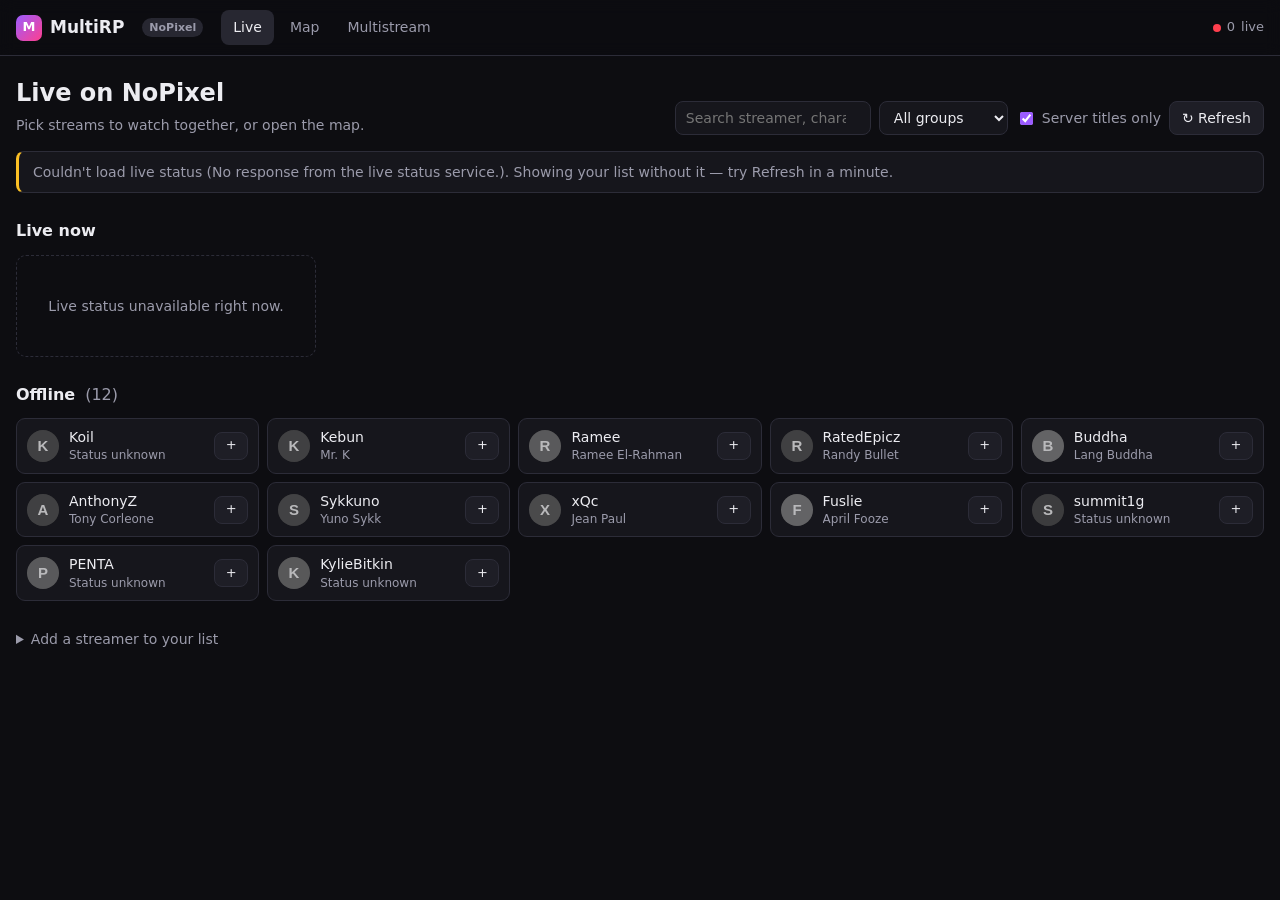
<file: index.html>
<!doctype html>
<html lang="en">
<head>
  <meta charset="utf-8">
  <meta name="viewport" content="width=device-width, initial-scale=1">
  <title>MultiRP – Live</title>
  <meta name="description" content="Who's live on the server right now, with a multi-stream viewer and a live GTA V map.">
  <link rel="icon" href="assets/favicon.svg" type="image/svg+xml">
  <link rel="stylesheet" href="assets/css/style.css">
  <script src="config.js"></script>
</head>
<body>
  <header class="site-header">
    <a class="brand" href="index.html"><span class="brand-mark">M</span><span data-site-name>MultiRP</span></a>
    <span class="server-badge" data-server-name>NoPixel</span>
    <nav class="nav">
      <a href="index.html">Live</a>
      <a href="map.html">Map</a>
      <a href="multistream.html">Multistream</a>
    </nav>
    <div class="header-spacer"></div>
    <div id="live-count" class="live-count hidden"><span class="dot"></span><span class="num"></span><span class="label">live</span></div>
  </header>

  <main class="page">
    <div class="page-head">
      <div>
        <h1>Live on <span data-server-name>NoPixel</span></h1>
        <p>Pick streams to watch together, or open the map.</p>
      </div>
      <div class="toolbar">
        <input id="search" class="input" type="search" placeholder="Search streamer, character, group…" aria-label="Search">
        <select id="group" class="select" aria-label="Group"><option value="">All groups</option></select>
        <label class="check" title="Only count a stream as live if its title matches the server filter in config.js"><input id="np-only" type="checkbox" checked> Server titles only</label>
        <button id="refresh" class="btn" title="Refresh">↻ Refresh</button>
        <button id="twitch-btn" class="btn hidden"></button>
      </div>
    </div>

    <div id="status" class="notice hidden"></div>

    <h2 class="section-title">Live now <span id="live-total" class="count"></span></h2>
    <div id="live-grid" class="grid"></div>

    <section id="discovered-wrap" class="hidden">
      <h2 class="section-title">Also live on the server <span id="discovered-total" class="count"></span></h2>
      <div id="discovered-grid" class="grid"></div>
    </section>

    <h2 class="section-title">Offline <span id="offline-total" class="count"></span></h2>
    <div id="offline-list" class="offline-list"></div>

    <details style="margin-top:28px">
      <summary class="muted" style="cursor:pointer">Add a streamer to your list</summary>
      <form id="add-form" class="toolbar" style="margin-top:10px">
        <input name="channel" class="input" placeholder="twitch name or kick.com/name" required>
        <input name="name" class="input" placeholder="Display name (optional)">
        <input name="character" class="input" placeholder="Character (optional)">
        <input name="group" class="input" placeholder="Group (optional)">
        <button class="btn primary">Add</button>
      </form>
      <p class="muted" style="font-size:13px">Saved in this browser only. To share it with everyone, add it to <code>data/streamers.json</code> in the repo.</p>
    </details>
  </main>

  <div id="selection-bar" class="selection-bar hidden">
    <span><b id="sel-count">0</b> selected</span>
    <button id="sel-clear" class="btn small ghost">Clear</button>
    <a id="sel-watch" class="btn primary" href="multistream.html">Watch together ▶</a>
  </div>

  <script type="module" src="assets/js/live.js"></script>
</body>
</html>
</file>
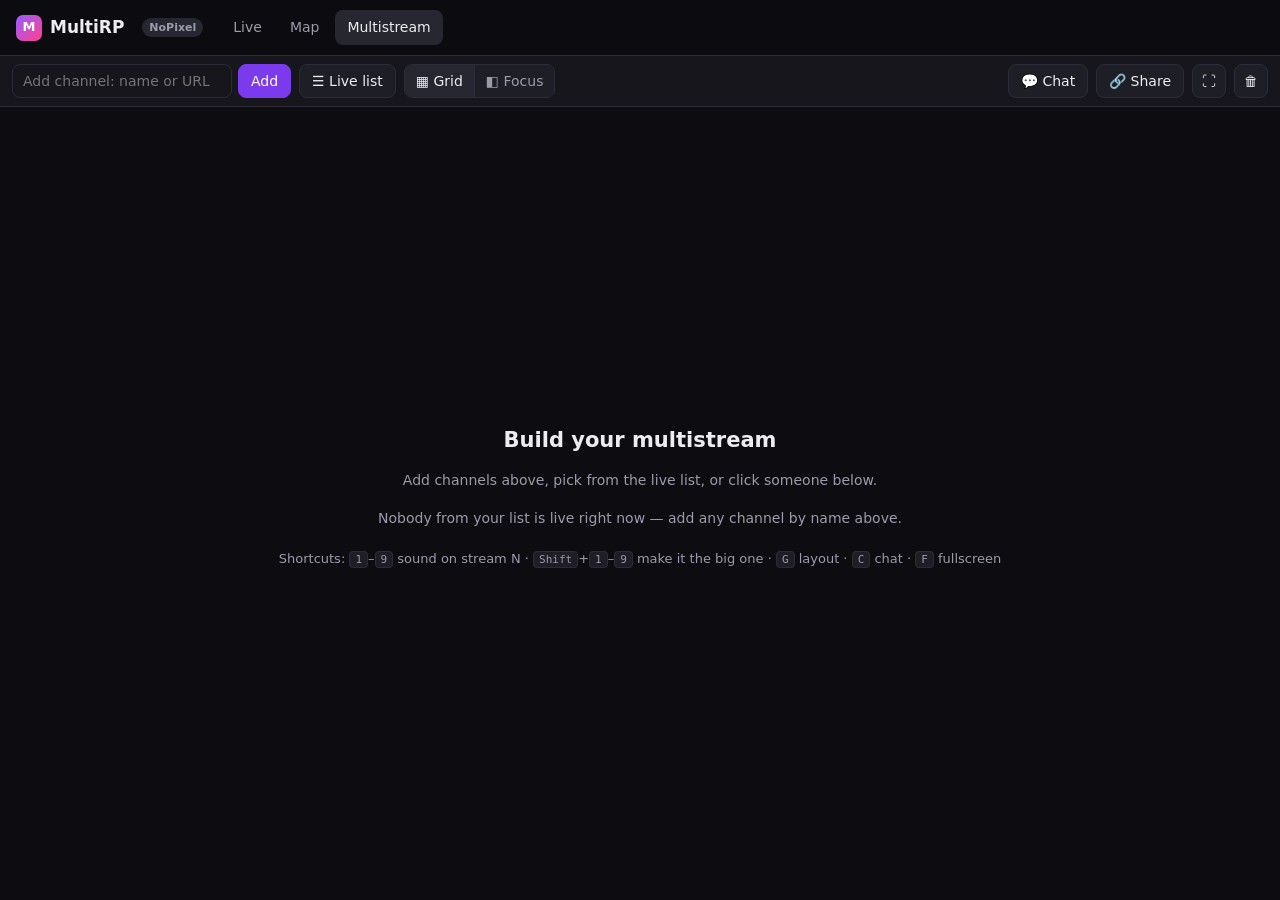
<file: multistream.html>
<!doctype html>
<html lang="en">
<head>
  <meta charset="utf-8">
  <meta name="viewport" content="width=device-width, initial-scale=1">
  <title>MultiRP – Multistream</title>
  <meta name="description" content="Watch several roleplay streams side by side with chat.">
  <link rel="icon" href="assets/favicon.svg" type="image/svg+xml">
  <link rel="stylesheet" href="assets/css/style.css">
  <script src="config.js"></script>
</head>
<body class="app">
  <header class="site-header">
    <a class="brand" href="index.html"><span class="brand-mark">M</span><span data-site-name>MultiRP</span></a>
    <span class="server-badge" data-server-name>NoPixel</span>
    <nav class="nav">
      <a href="index.html">Live</a>
      <a href="map.html">Map</a>
      <a href="multistream.html">Multistream</a>
    </nav>
    <div class="header-spacer"></div>
    <div id="live-count" class="live-count hidden"><span class="dot"></span><span class="num"></span><span class="label">live</span></div>
  </header>

  <div class="ms-bar">
    <form id="add-form">
      <input id="add-input" class="input" placeholder="Add channel: name or URL" aria-label="Add channel" autocomplete="off">
      <button class="btn primary">Add</button>
    </form>
    <button id="browse-btn" class="btn">☰ Live list</button>
    <div class="seg" id="layout-seg" role="group" aria-label="Layout">
      <button data-layout="grid" title="Grid (G)">▦ Grid</button>
      <button data-layout="focus" title="One big + the rest small (G)">◧ Focus</button>
    </div>
    <div class="header-spacer"></div>
    <button id="chat-btn" class="btn" title="Chat (C)">💬 Chat</button>
    <button id="share-btn" class="btn" title="Copy a link to this exact setup">🔗 Share</button>
    <button id="fs-btn" class="btn icon" title="Fullscreen (F)">⛶</button>
    <button id="clear-btn" class="btn icon" title="Remove all streams">🗑</button>
  </div>

  <div class="app-main ms-body">
    <div id="stage" class="stage">
      <div id="stage-empty" class="stage-empty hidden">
        <div class="inner">
          <h2>Build your multistream</h2>
          <p class="muted">Add channels above, pick from the live list, or click someone below.</p>
          <div id="suggest" class="suggest-grid"></div>
          <p class="muted" style="margin-top:22px;font-size:13px">
            Shortcuts: <span class="kbd">1</span>–<span class="kbd">9</span> sound on stream N ·
            <span class="kbd">Shift</span>+<span class="kbd">1</span>–<span class="kbd">9</span> make it the big one ·
            <span class="kbd">G</span> layout · <span class="kbd">C</span> chat · <span class="kbd">F</span> fullscreen
          </p>
        </div>
      </div>
    </div>

    <aside id="chat-panel" class="chat-panel hidden">
      <div class="chat-resize" title="Drag to resize"></div>
      <div id="chat-tabs" class="chat-tabs" role="tablist"></div>
      <div id="chat-frames" class="chat-frames"></div>
    </aside>

    <aside id="drawer" class="drawer hidden">
      <div class="drawer-head">
        <h3>Live on <span data-server-name>NoPixel</span></h3>
        <button id="drawer-close" class="btn icon ghost" title="Close">✕</button>
      </div>
      <div style="padding:10px 12px 0"><input id="drawer-search" class="input" style="width:100%" type="search" placeholder="Filter…"></div>
      <div id="drawer-body" class="drawer-body"></div>
    </aside>
  </div>

  <script type="module" src="assets/js/multistream.js"></script>
</body>
</html>
</file>
<file: assets/css/style.css>
:root {
  --bg: #0d0d11;
  --panel: #16161c;
  --panel-2: #1e1e26;
  --panel-3: #272731;
  --border: #2c2c38;
  --text: #ececf1;
  --muted: #9b9bab;
  --accent: #9b5cff;
  --accent-2: #7c3aed;
  --live: #ff3f4e;
  --ok: #34d399;
  --warn: #fbbf24;
  --radius: 10px;
  --header-h: 56px;
  color-scheme: dark;
}

* { box-sizing: border-box; }

html, body {
  margin: 0;
  background: var(--bg);
  color: var(--text);
  font: 14px/1.45 system-ui, -apple-system, "Segoe UI", Roboto, Inter, sans-serif;
}

a { color: var(--accent); text-decoration: none; }
a:hover { text-decoration: underline; }

button, input, select { font: inherit; color: inherit; }

/* ---------- Header ---------- */
.site-header {
  position: sticky;
  top: 0;
  z-index: 1000;
  height: var(--header-h);
  display: flex;
  align-items: center;
  gap: 18px;
  padding: 0 16px;
  background: rgba(13, 13, 17, 0.92);
  backdrop-filter: blur(8px);
  border-bottom: 1px solid var(--border);
}
.brand {
  display: flex;
  align-items: center;
  gap: 8px;
  font-weight: 700;
  font-size: 17px;
  color: var(--text);
  white-space: nowrap;
}
.brand:hover { text-decoration: none; }
.brand-mark {
  width: 26px;
  height: 26px;
  border-radius: 7px;
  background: linear-gradient(135deg, var(--accent), #ff3f8e);
  display: grid;
  place-items: center;
  font-size: 13px;
  color: #fff;
}
.server-badge {
  font-size: 11px;
  font-weight: 600;
  padding: 2px 7px;
  border-radius: 99px;
  background: var(--panel-3);
  color: var(--muted);
}
.nav { display: flex; gap: 4px; }
.nav a {
  color: var(--muted);
  padding: 7px 12px;
  border-radius: 8px;
  font-weight: 500;
}
.nav a:hover { color: var(--text); background: var(--panel-2); text-decoration: none; }
.nav a.active { color: var(--text); background: var(--panel-3); }
.header-spacer { flex: 1; }
.live-count {
  display: flex;
  align-items: center;
  gap: 6px;
  color: var(--muted);
  font-size: 13px;
  white-space: nowrap;
}
.dot {
  width: 8px;
  height: 8px;
  border-radius: 50%;
  background: var(--live);
  box-shadow: 0 0 0 0 rgba(255, 63, 78, 0.6);
  animation: pulse 2s infinite;
  flex: none;
}
@keyframes pulse {
  0% { box-shadow: 0 0 0 0 rgba(255, 63, 78, 0.55); }
  70% { box-shadow: 0 0 0 7px rgba(255, 63, 78, 0); }
  100% { box-shadow: 0 0 0 0 rgba(255, 63, 78, 0); }
}

/* ---------- Controls ---------- */
.btn {
  display: inline-flex;
  align-items: center;
  justify-content: center;
  gap: 6px;
  height: 34px;
  padding: 0 12px;
  border-radius: 8px;
  border: 1px solid var(--border);
  background: var(--panel-2);
  cursor: pointer;
  white-space: nowrap;
  font-weight: 500;
}
.btn:hover { background: var(--panel-3); }
.btn:disabled { opacity: 0.5; cursor: default; }
.btn.primary { background: var(--accent-2); border-color: var(--accent-2); color: #fff; }
.btn.primary:hover { background: var(--accent); }
.btn.small { height: 28px; padding: 0 9px; font-size: 13px; }
.btn.icon { width: 34px; padding: 0; }
.btn.ghost { background: transparent; border-color: transparent; }
.btn.ghost:hover { background: var(--panel-3); }
.btn.on { background: var(--panel-3); border-color: var(--accent); }

.input, .select {
  height: 34px;
  padding: 0 10px;
  border-radius: 8px;
  border: 1px solid var(--border);
  background: var(--panel);
  outline: none;
  min-width: 0;
}
.input:focus, .select:focus { border-color: var(--accent); }

.check {
  display: inline-flex;
  align-items: center;
  gap: 6px;
  color: var(--muted);
  cursor: pointer;
  user-select: none;
  white-space: nowrap;
}
.check input { accent-color: var(--accent); }

.toolbar {
  display: flex;
  flex-wrap: wrap;
  align-items: center;
  gap: 8px;
}

.chip {
  display: inline-flex;
  align-items: center;
  gap: 4px;
  font-size: 12px;
  padding: 1px 8px;
  border-radius: 99px;
  background: var(--panel-3);
  color: var(--muted);
  white-space: nowrap;
}
.chip.live { background: var(--live); color: #fff; font-weight: 700; letter-spacing: 0.02em; }
.chip.np { background: rgba(155, 92, 255, 0.18); color: #c9a8ff; }

.muted { color: var(--muted); }
.hidden { display: none !important; }

/* ---------- Toast ---------- */
.toast-wrap {
  position: fixed;
  bottom: 16px;
  left: 50%;
  transform: translateX(-50%);
  z-index: 5000;
  display: flex;
  flex-direction: column;
  gap: 8px;
  pointer-events: none;
}
.toast {
  background: var(--panel-3);
  border: 1px solid var(--border);
  padding: 9px 14px;
  border-radius: 9px;
  box-shadow: 0 8px 24px rgba(0, 0, 0, 0.4);
  animation: toast-in 0.18s ease-out;
}
@keyframes toast-in { from { opacity: 0; transform: translateY(6px); } }

/* ---------- Live page ---------- */
.page {
  max-width: 1500px;
  margin: 0 auto;
  padding: 20px 16px 60px;
}
.page-head {
  display: flex;
  flex-wrap: wrap;
  align-items: end;
  justify-content: space-between;
  gap: 12px;
  margin-bottom: 16px;
}
.page-head h1 { margin: 0; font-size: 24px; }
.page-head p { margin: 4px 0 0; color: var(--muted); }

.notice {
  background: var(--panel);
  border: 1px solid var(--border);
  border-left: 3px solid var(--warn);
  padding: 10px 14px;
  border-radius: 8px;
  margin: 12px 0;
  color: var(--muted);
}

.section-title {
  display: flex;
  align-items: center;
  gap: 10px;
  margin: 26px 0 12px;
  font-size: 16px;
}
.section-title .count { color: var(--muted); font-weight: 400; }

.grid {
  display: grid;
  grid-template-columns: repeat(auto-fill, minmax(280px, 1fr));
  gap: 16px;
}

.card {
  position: relative;
  background: var(--panel);
  border: 1px solid var(--border);
  border-radius: var(--radius);
  overflow: hidden;
  transition: border-color 0.12s, transform 0.12s;
}
.card:hover { border-color: #3d3d4d; }
.card.selected { border-color: var(--accent); box-shadow: 0 0 0 1px var(--accent); }

.thumb {
  position: relative;
  aspect-ratio: 16 / 9;
  background: #000 center / cover no-repeat;
  cursor: pointer;
  display: block;
}
.thumb img { width: 100%; height: 100%; object-fit: cover; display: block; }
.thumb .chip.live { position: absolute; top: 8px; left: 8px; }
.thumb .viewers, .thumb .uptime {
  position: absolute;
  bottom: 8px;
  font-size: 12px;
  padding: 1px 7px;
  border-radius: 5px;
  background: rgba(0, 0, 0, 0.72);
}
.thumb .viewers { left: 8px; }
.thumb .uptime { right: 8px; }
.thumb .select-box {
  position: absolute;
  top: 8px;
  right: 8px;
  width: 26px;
  height: 26px;
  border-radius: 7px;
  border: 2px solid rgba(255, 255, 255, 0.85);
  background: rgba(0, 0, 0, 0.45);
  display: grid;
  place-items: center;
  font-weight: 700;
  color: #fff;
}
.card.selected .select-box { background: var(--accent); border-color: var(--accent); }

.card-body {
  display: flex;
  gap: 10px;
  padding: 10px 12px 12px;
}
.avatar {
  width: 40px;
  height: 40px;
  border-radius: 50%;
  background: var(--panel-3);
  flex: none;
  object-fit: cover;
}
.card-info { min-width: 0; flex: 1; }
.card-name {
  display: flex;
  align-items: center;
  gap: 6px;
  font-weight: 600;
}
.card-name a { color: var(--text); }
.card-title {
  color: var(--muted);
  font-size: 13px;
  white-space: nowrap;
  overflow: hidden;
  text-overflow: ellipsis;
  margin: 2px 0 6px;
}
.card-meta { display: flex; flex-wrap: wrap; gap: 4px; }
.card-actions {
  display: flex;
  gap: 6px;
  padding: 0 12px 12px;
}
.card-actions .btn { flex: 1; }

.offline-list {
  display: grid;
  grid-template-columns: repeat(auto-fill, minmax(240px, 1fr));
  gap: 8px;
}
.offline-item {
  display: flex;
  align-items: center;
  gap: 10px;
  padding: 8px 10px;
  border-radius: 9px;
  background: var(--panel);
  border: 1px solid var(--border);
}
.offline-item .avatar { width: 32px; height: 32px; filter: grayscale(1); opacity: 0.7; }
.offline-item .name { font-weight: 500; }
.offline-item .sub { font-size: 12px; color: var(--muted); }
.offline-item .info { min-width: 0; flex: 1; }
.offline-item .info > div { white-space: nowrap; overflow: hidden; text-overflow: ellipsis; }

.selection-bar {
  position: fixed;
  bottom: 16px;
  left: 50%;
  transform: translateX(-50%);
  z-index: 900;
  display: flex;
  align-items: center;
  gap: 10px;
  padding: 8px 8px 8px 16px;
  border-radius: 12px;
  background: var(--panel-3);
  border: 1px solid var(--border);
  box-shadow: 0 10px 30px rgba(0, 0, 0, 0.5);
}

.empty {
  text-align: center;
  padding: 40px 16px;
  color: var(--muted);
  border: 1px dashed var(--border);
  border-radius: var(--radius);
}

/* ---------- Full-height layouts (map + multistream) ---------- */
body.app { height: 100dvh; overflow: hidden; display: flex; flex-direction: column; }
.app-main { flex: 1; min-height: 0; display: flex; position: relative; }

/* ---------- Map ---------- */
.map-sidebar {
  width: 320px;
  flex: none;
  display: flex;
  flex-direction: column;
  background: var(--panel);
  border-right: 1px solid var(--border);
  min-height: 0;
}
.map-sidebar .sb-head { padding: 12px; border-bottom: 1px solid var(--border); display: grid; gap: 8px; }
.map-sidebar .sb-scroll { flex: 1; overflow-y: auto; padding: 8px 12px 16px; }
.sb-section { margin: 12px 0 6px; font-size: 12px; text-transform: uppercase; letter-spacing: 0.06em; color: var(--muted); display: flex; justify-content: space-between; align-items: center; }
.layer-toggles { display: grid; grid-template-columns: 1fr 1fr; gap: 4px 10px; }
.sb-list { display: grid; gap: 4px; }
.sb-item {
  display: flex;
  align-items: center;
  gap: 9px;
  padding: 6px 8px;
  border-radius: 8px;
  cursor: pointer;
  border: 1px solid transparent;
}
.sb-item:hover { background: var(--panel-2); }
.sb-item .avatar { width: 30px; height: 30px; }
.sb-item .info { min-width: 0; flex: 1; }
.sb-item .info > div { white-space: nowrap; overflow: hidden; text-overflow: ellipsis; }
.sb-item .sub { font-size: 12px; color: var(--muted); }
.sb-item .poi-dot { width: 22px; height: 22px; font-size: 12px; }
.sb-item.offline .avatar { filter: grayscale(1); opacity: 0.6; }

#map { flex: 1; background: #18a9d6; }
#map.style-satellite { background: #153e6a; }
#map.placing { cursor: crosshair; }
.leaflet-container { font: inherit; }

.map-coords {
  position: absolute;
  left: 50%;
  bottom: 10px;
  transform: translateX(-50%);
  z-index: 800;
  background: rgba(13, 13, 17, 0.85);
  border: 1px solid var(--border);
  border-radius: 8px;
  padding: 4px 10px;
  font: 12px/1.4 ui-monospace, SFMono-Regular, Menlo, monospace;
  pointer-events: none;
  white-space: nowrap;
}
@media (hover: none) {
  .map-coords { display: none; }
}
.map-floating {
  position: absolute;
  top: 10px;
  right: 10px;
  z-index: 800;
  display: flex;
  gap: 6px;
}
.map-floating .btn { background: rgba(22, 22, 28, 0.92); }
.sidebar-toggle { position: absolute; top: 10px; left: 10px; z-index: 800; display: none; }

.poi-dot {
  width: 26px;
  height: 26px;
  border-radius: 50%;
  display: grid;
  place-items: center;
  font-size: 14px;
  color: #fff;
  border: 2px solid rgba(255, 255, 255, 0.9);
  box-shadow: 0 2px 6px rgba(0, 0, 0, 0.45);
}
.poi-label {
  background: rgba(13, 13, 17, 0.8) !important;
  color: var(--text) !important;
  border: none !important;
  border-radius: 5px !important;
  box-shadow: none !important;
  font-size: 11px !important;
  padding: 1px 6px !important;
}
.poi-label::before { display: none; }

.pin {
  position: relative;
  width: 44px;
  height: 44px;
}
.pin img, .pin .pin-fallback {
  width: 44px;
  height: 44px;
  border-radius: 50%;
  border: 3px solid #6b6b7b;
  object-fit: cover;
  background: var(--panel-3);
  box-shadow: 0 3px 10px rgba(0, 0, 0, 0.5);
  display: grid;
  place-items: center;
  font-weight: 700;
}
.pin.live img, .pin.live .pin-fallback { border-color: var(--live); }
.pin .pin-count {
  position: absolute;
  top: -4px;
  right: -6px;
  min-width: 20px;
  height: 20px;
  padding: 0 5px;
  border-radius: 10px;
  background: var(--accent-2);
  color: #fff;
  font-size: 11px;
  font-weight: 700;
  display: grid;
  place-items: center;
  border: 2px solid var(--bg);
}
.pin.offline { opacity: 0.75; }
.pin.offline img { filter: grayscale(1); }

.leaflet-popup-content-wrapper, .leaflet-popup-tip {
  background: var(--panel-2);
  color: var(--text);
  border: 1px solid var(--border);
}
.leaflet-popup-content { margin: 12px 14px; min-width: 220px; }
.leaflet-container a.leaflet-popup-close-button { color: var(--muted); }
.popup-title { font-weight: 700; font-size: 15px; margin-bottom: 2px; }
.popup-sub { color: var(--muted); font-size: 12px; margin-bottom: 8px; }
.popup-list { display: grid; gap: 6px; margin: 8px 0; max-height: 240px; overflow-y: auto; }
.popup-row { display: flex; align-items: center; gap: 8px; }
.popup-row .avatar { width: 28px; height: 28px; }
.popup-row .info { flex: 1; min-width: 0; }
.popup-row .info div { white-space: nowrap; overflow: hidden; text-overflow: ellipsis; }
.popup-actions { display: flex; gap: 6px; flex-wrap: wrap; margin-top: 8px; }

.leaflet-control-layers {
  background: var(--panel-2) !important;
  color: var(--text);
  border: 1px solid var(--border) !important;
}
.leaflet-bar a {
  background: var(--panel-2);
  color: var(--text);
  border-bottom-color: var(--border);
}
.leaflet-bar a:hover { background: var(--panel-3); color: var(--text); }
.leaflet-control-attribution {
  background: rgba(13, 13, 17, 0.7) !important;
  color: var(--muted) !important;
}
.leaflet-control-attribution a { color: var(--muted) !important; }

/* ---------- Multistream ---------- */
.ms-bar {
  display: flex;
  flex-wrap: wrap;
  align-items: center;
  gap: 8px;
  padding: 8px 12px;
  border-bottom: 1px solid var(--border);
  background: var(--panel);
}
.ms-bar form { display: flex; gap: 6px; }
.ms-bar .input { width: 220px; }
.seg { display: inline-flex; border: 1px solid var(--border); border-radius: 8px; overflow: hidden; }
.seg button {
  height: 32px;
  padding: 0 11px;
  border: none;
  background: var(--panel-2);
  cursor: pointer;
  color: var(--muted);
}
.seg button + button { border-left: 1px solid var(--border); }
.seg button.on { background: var(--panel-3); color: var(--text); }

.ms-body { flex: 1; min-height: 0; display: flex; }
.stage {
  position: relative;
  flex: 1;
  min-width: 0;
  background: #000;
  overflow: hidden;
}
.tile {
  position: absolute;
  background: #000;
  transition: left 0.22s ease, top 0.22s ease, width 0.22s ease, height 0.22s ease;
  outline: 1px solid #111;
}
.tile.no-anim { transition: none; }
.tile .player { position: absolute; inset: 0; }
.tile .player iframe { width: 100%; height: 100%; border: 0; display: block; }
.tile.audio { outline: 2px solid var(--accent); outline-offset: -2px; z-index: 2; }
.tile.drag-over { outline: 3px dashed var(--accent); outline-offset: -3px; }
/* Iframes swallow drag events; switch them off while dragging or resizing. */
.stage.dragging .tile .player, .stage.resizing .tile .player { pointer-events: none; }
@media (hover: none) {
  .tile-bar { opacity: 1; pointer-events: auto; }
}

.tile-bar {
  position: absolute;
  top: 0;
  left: 0;
  right: 0;
  z-index: 3;
  display: flex;
  align-items: center;
  gap: 4px;
  padding: 6px;
  background: linear-gradient(rgba(0, 0, 0, 0.85), rgba(0, 0, 0, 0));
  opacity: 0;
  transition: opacity 0.15s;
  pointer-events: none;
}
.tile:hover .tile-bar, .tile.show-bar .tile-bar { opacity: 1; pointer-events: auto; }
.tile-bar .name {
  font-weight: 600;
  padding: 0 6px;
  white-space: nowrap;
  overflow: hidden;
  text-overflow: ellipsis;
  cursor: grab;
  flex: 1;
  min-width: 0;
}
.tile-bar .num {
  font: 11px/18px ui-monospace, monospace;
  background: rgba(255, 255, 255, 0.15);
  border-radius: 4px;
  padding: 0 5px;
}
.tile-bar .btn { background: rgba(30, 30, 38, 0.9); border-color: transparent; height: 28px; }
.tile-bar .btn.icon { width: 28px; }
.tile-bar .btn.on { border-color: var(--accent); }
.tile-bar input[type="range"] { width: 70px; accent-color: var(--accent); }

.stage-empty {
  position: absolute;
  inset: 0;
  display: grid;
  place-items: center;
  padding: 20px;
  overflow-y: auto;
  background: var(--bg);
}
.stage-empty .inner { max-width: 760px; width: 100%; text-align: center; }
.stage-empty h2 { margin: 0 0 6px; }
.suggest-grid {
  display: grid;
  grid-template-columns: repeat(auto-fill, minmax(170px, 1fr));
  gap: 8px;
  margin-top: 18px;
  text-align: left;
}
.suggest {
  display: flex;
  align-items: center;
  gap: 8px;
  padding: 8px;
  border-radius: 9px;
  border: 1px solid var(--border);
  background: var(--panel);
  cursor: pointer;
}
.suggest:hover { border-color: var(--accent); }
.suggest .avatar { width: 30px; height: 30px; }
.suggest .info { min-width: 0; }
.suggest .info div { white-space: nowrap; overflow: hidden; text-overflow: ellipsis; }
.suggest .sub { font-size: 12px; color: var(--muted); }

.chat-panel {
  width: 340px;
  flex: none;
  display: flex;
  flex-direction: column;
  border-left: 1px solid var(--border);
  background: var(--panel);
  position: relative;
}
.chat-resize {
  position: absolute;
  left: -4px;
  top: 0;
  bottom: 0;
  width: 8px;
  cursor: ew-resize;
  z-index: 5;
}
.chat-tabs {
  display: flex;
  gap: 2px;
  overflow-x: auto;
  padding: 6px 6px 0;
  border-bottom: 1px solid var(--border);
  scrollbar-width: thin;
}
.chat-tabs button {
  border: none;
  background: transparent;
  color: var(--muted);
  padding: 7px 10px;
  border-radius: 7px 7px 0 0;
  cursor: pointer;
  white-space: nowrap;
}
.chat-tabs button.on { background: var(--panel-3); color: var(--text); }
.chat-frames { flex: 1; position: relative; min-height: 0; }
.chat-frames iframe { position: absolute; inset: 0; width: 100%; height: 100%; border: 0; }
.chat-frames .chat-note { padding: 20px; color: var(--muted); text-align: center; }

.drawer {
  position: absolute;
  top: 0;
  right: 0;
  bottom: 0;
  width: 360px;
  max-width: 100%;
  z-index: 20;
  background: var(--panel);
  border-left: 1px solid var(--border);
  box-shadow: -10px 0 30px rgba(0, 0, 0, 0.45);
  display: flex;
  flex-direction: column;
}
.drawer-head { display: flex; align-items: center; gap: 8px; padding: 10px 12px; border-bottom: 1px solid var(--border); }
.drawer-head h3 { margin: 0; flex: 1; font-size: 15px; }
.drawer-body { flex: 1; overflow-y: auto; padding: 10px 12px; display: grid; gap: 6px; align-content: start; }

.kbd {
  font: 11px ui-monospace, monospace;
  padding: 1px 5px;
  border-radius: 4px;
  border: 1px solid var(--border);
  background: var(--panel-2);
}

/* ---------- Responsive ---------- */
@media (max-width: 900px) {
  .chat-panel { position: absolute; right: 0; top: 0; bottom: 0; z-index: 15; width: min(340px, 90vw); }
  .ms-bar .input { width: 150px; }
}
@media (max-width: 760px) {
  .site-header { gap: 10px; padding: 0 10px; }
  .server-badge, .live-count .label { display: none; }
  .nav a { padding: 7px 8px; }
  .map-sidebar {
    position: absolute;
    left: 0;
    top: 0;
    bottom: 0;
    z-index: 900;
    width: min(320px, 88vw);
    transform: translateX(-100%);
    transition: transform 0.2s;
  }
  .map-sidebar.open { transform: none; box-shadow: 10px 0 30px rgba(0, 0, 0, 0.5); }
  .sidebar-toggle { display: inline-flex; }
  .selection-bar { width: calc(100% - 32px); justify-content: space-between; }
}
</file>
